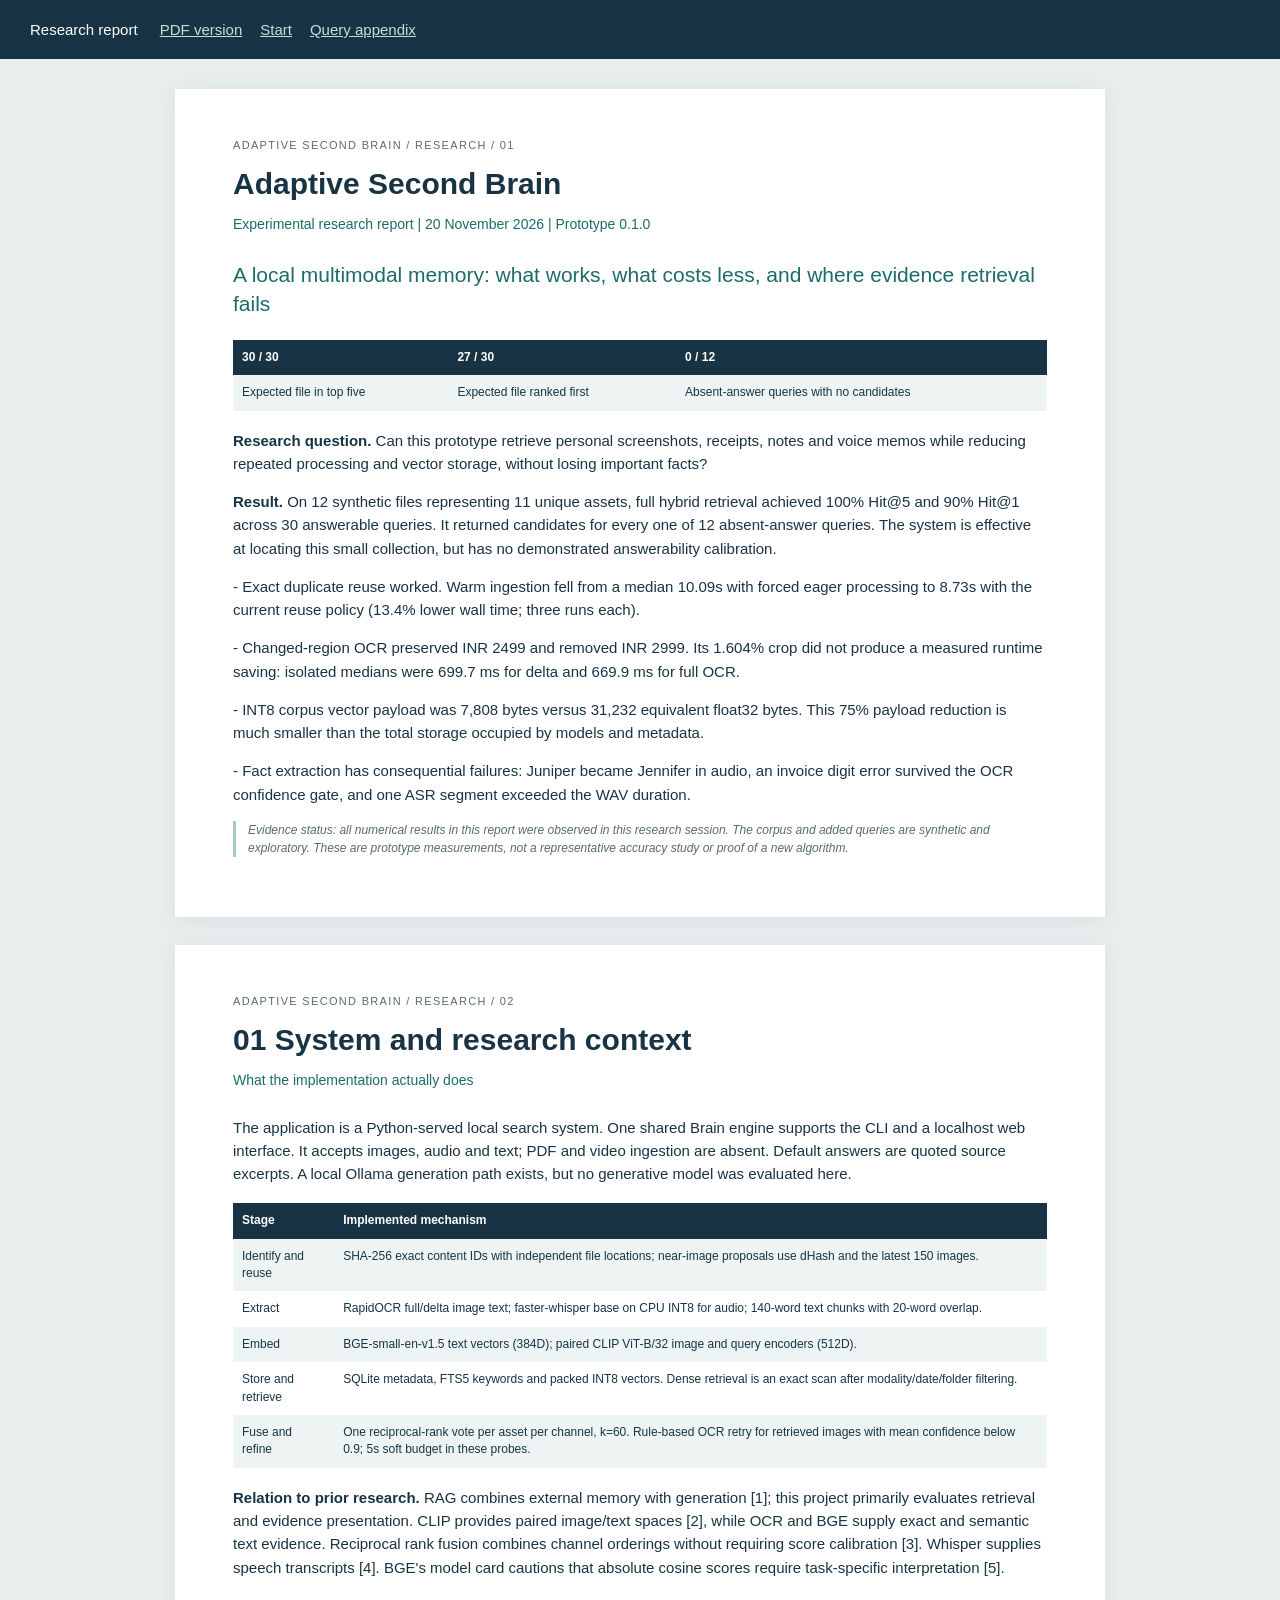
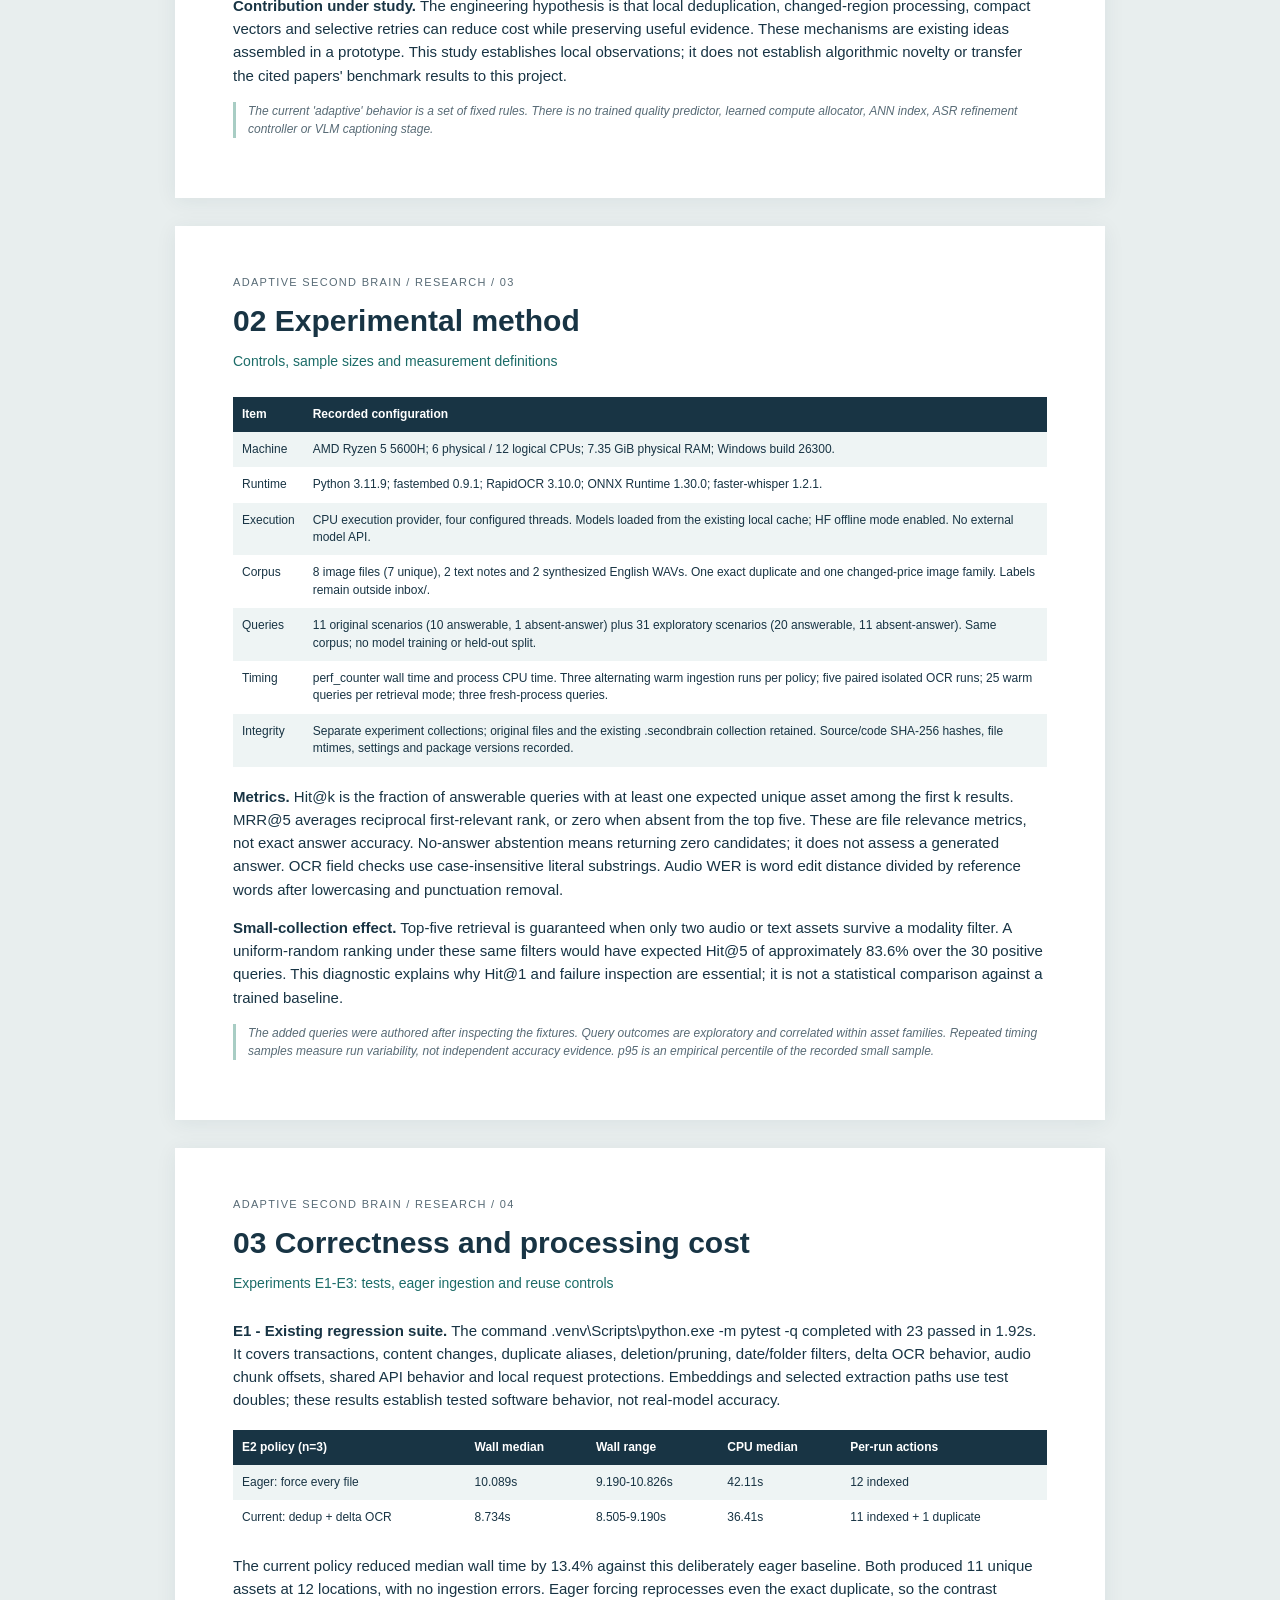
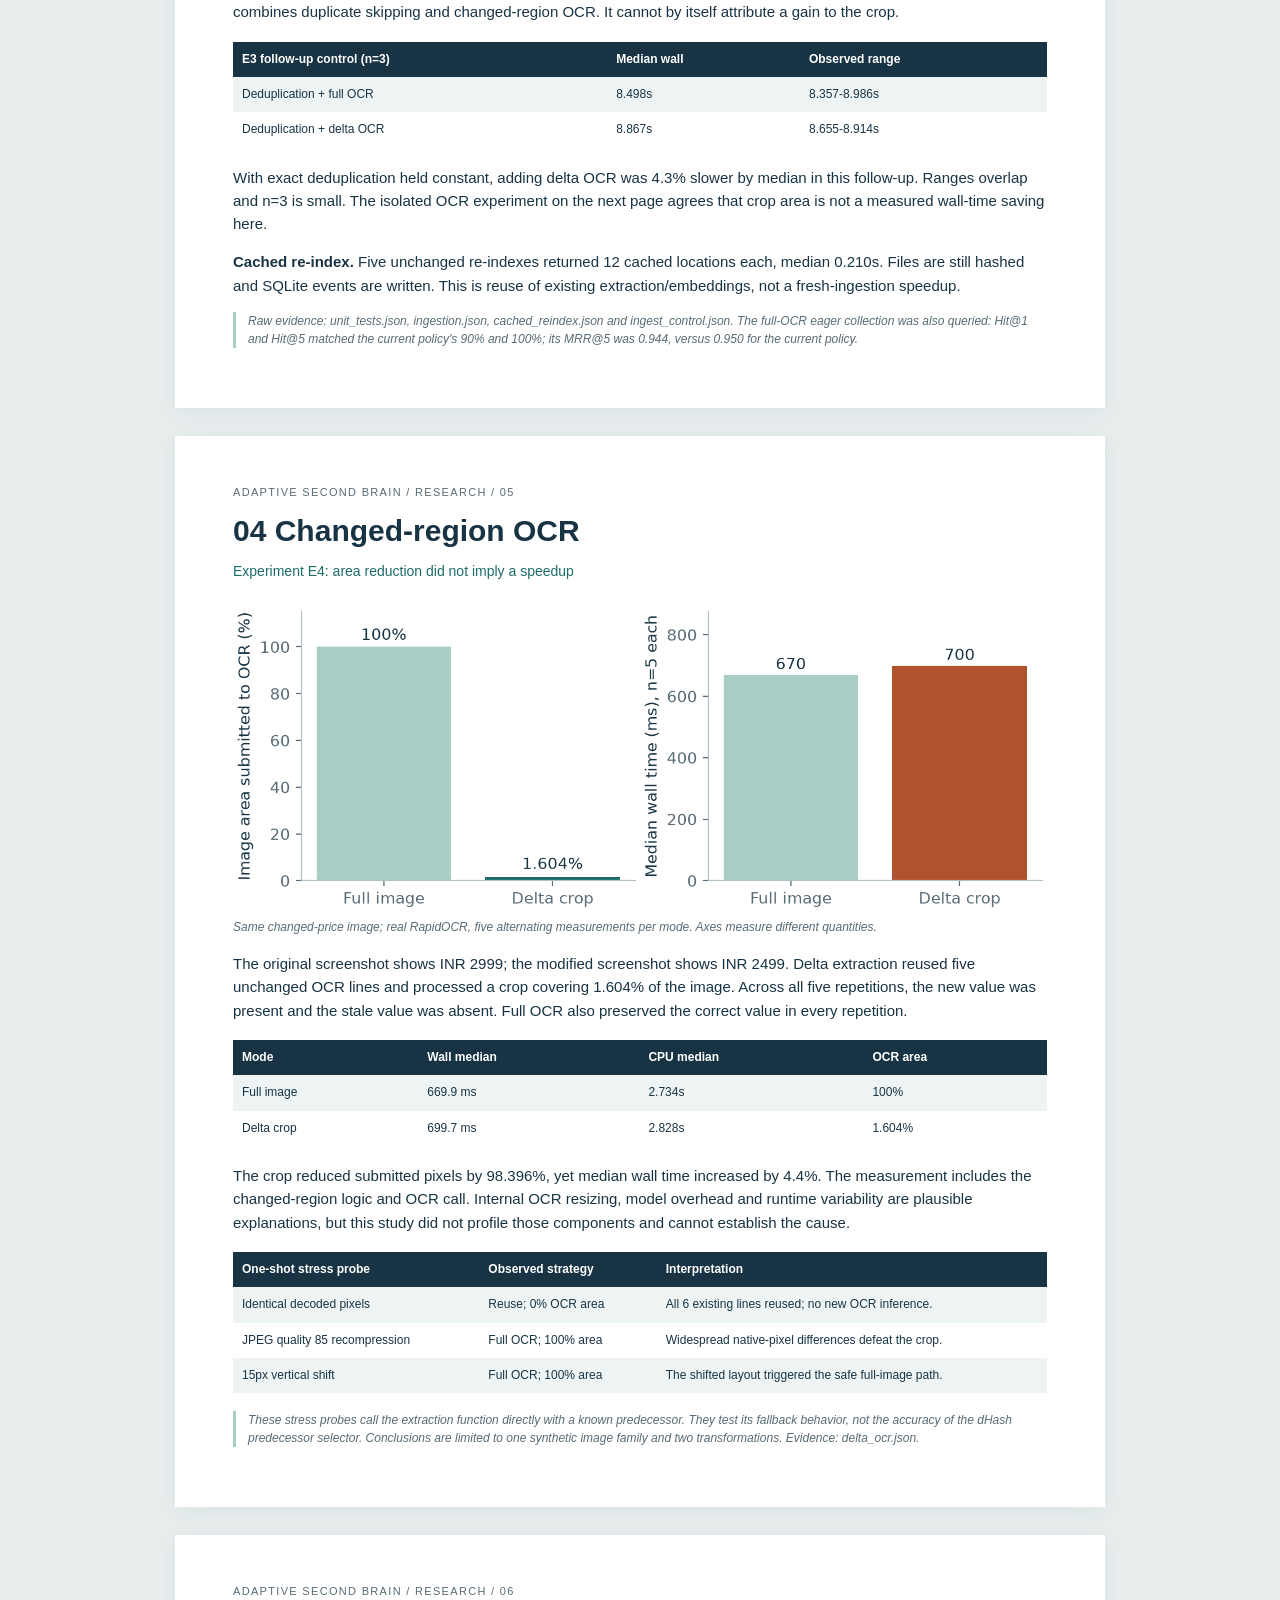
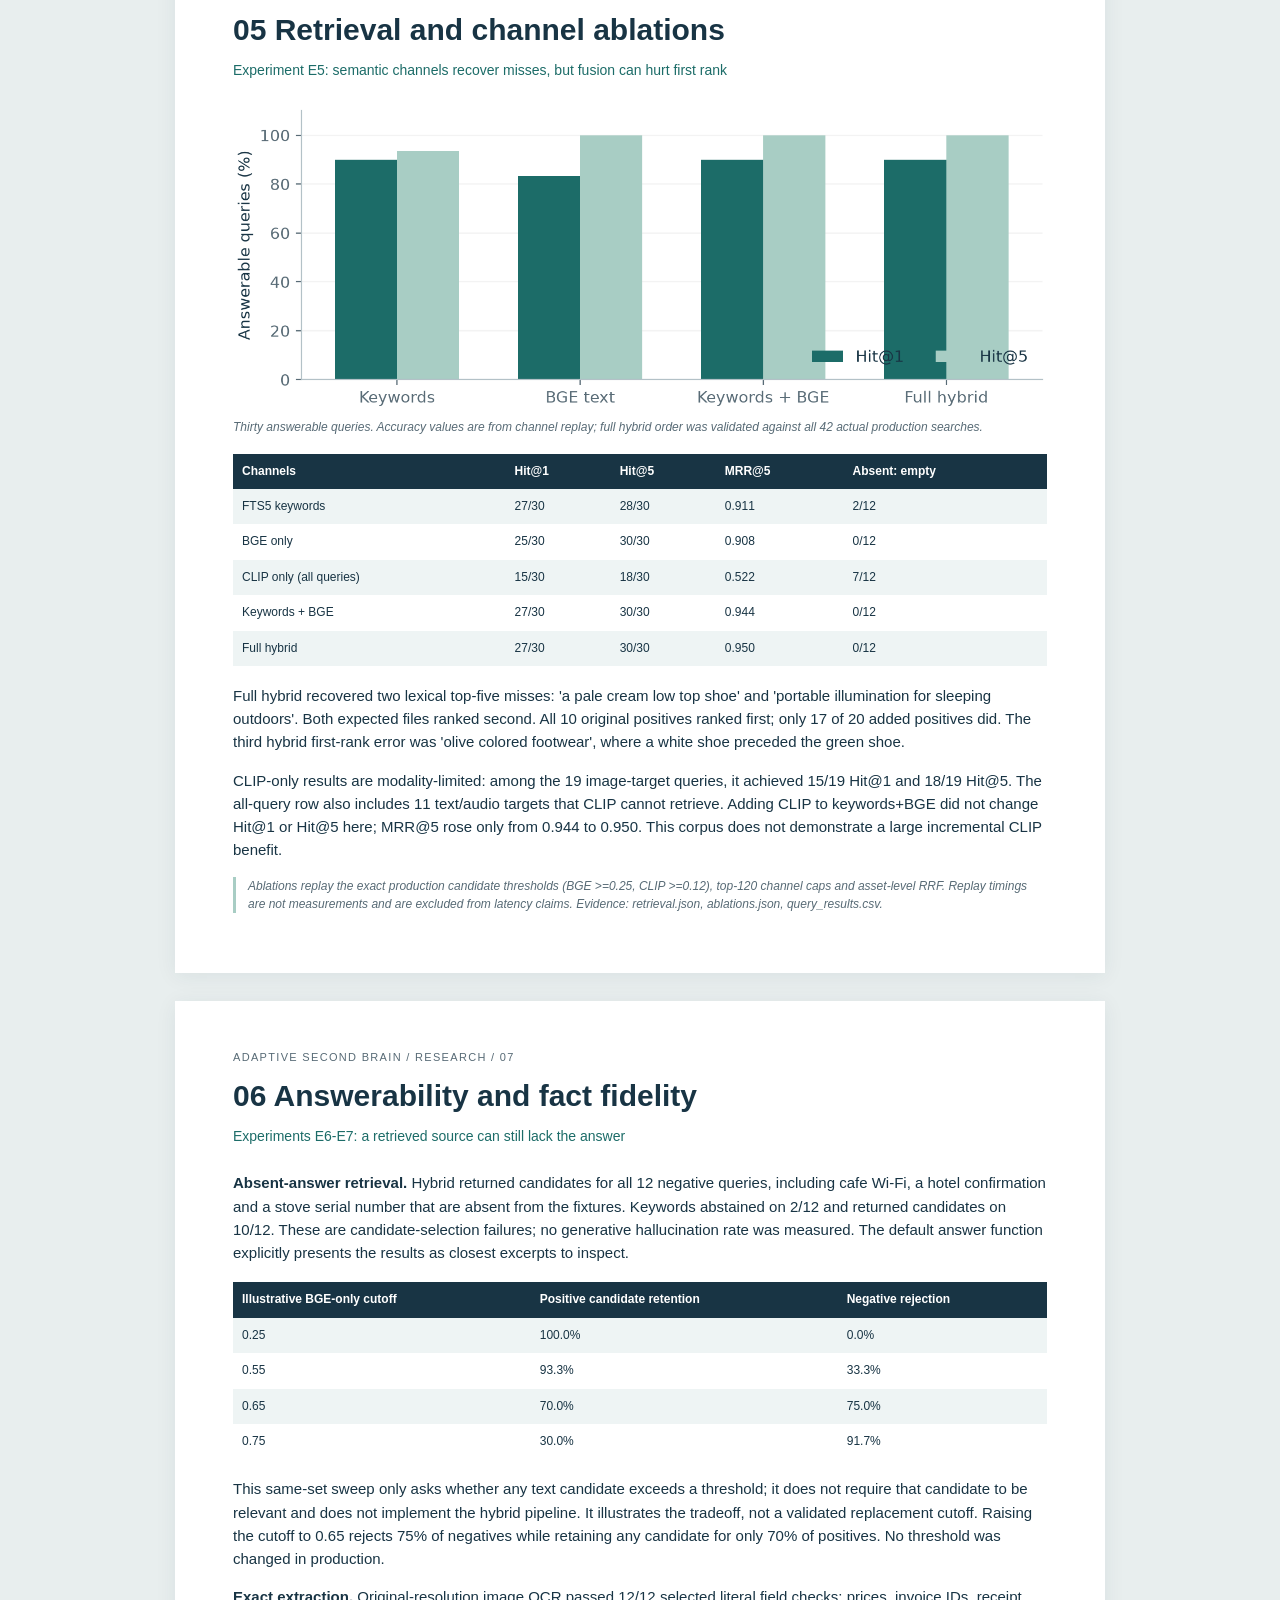
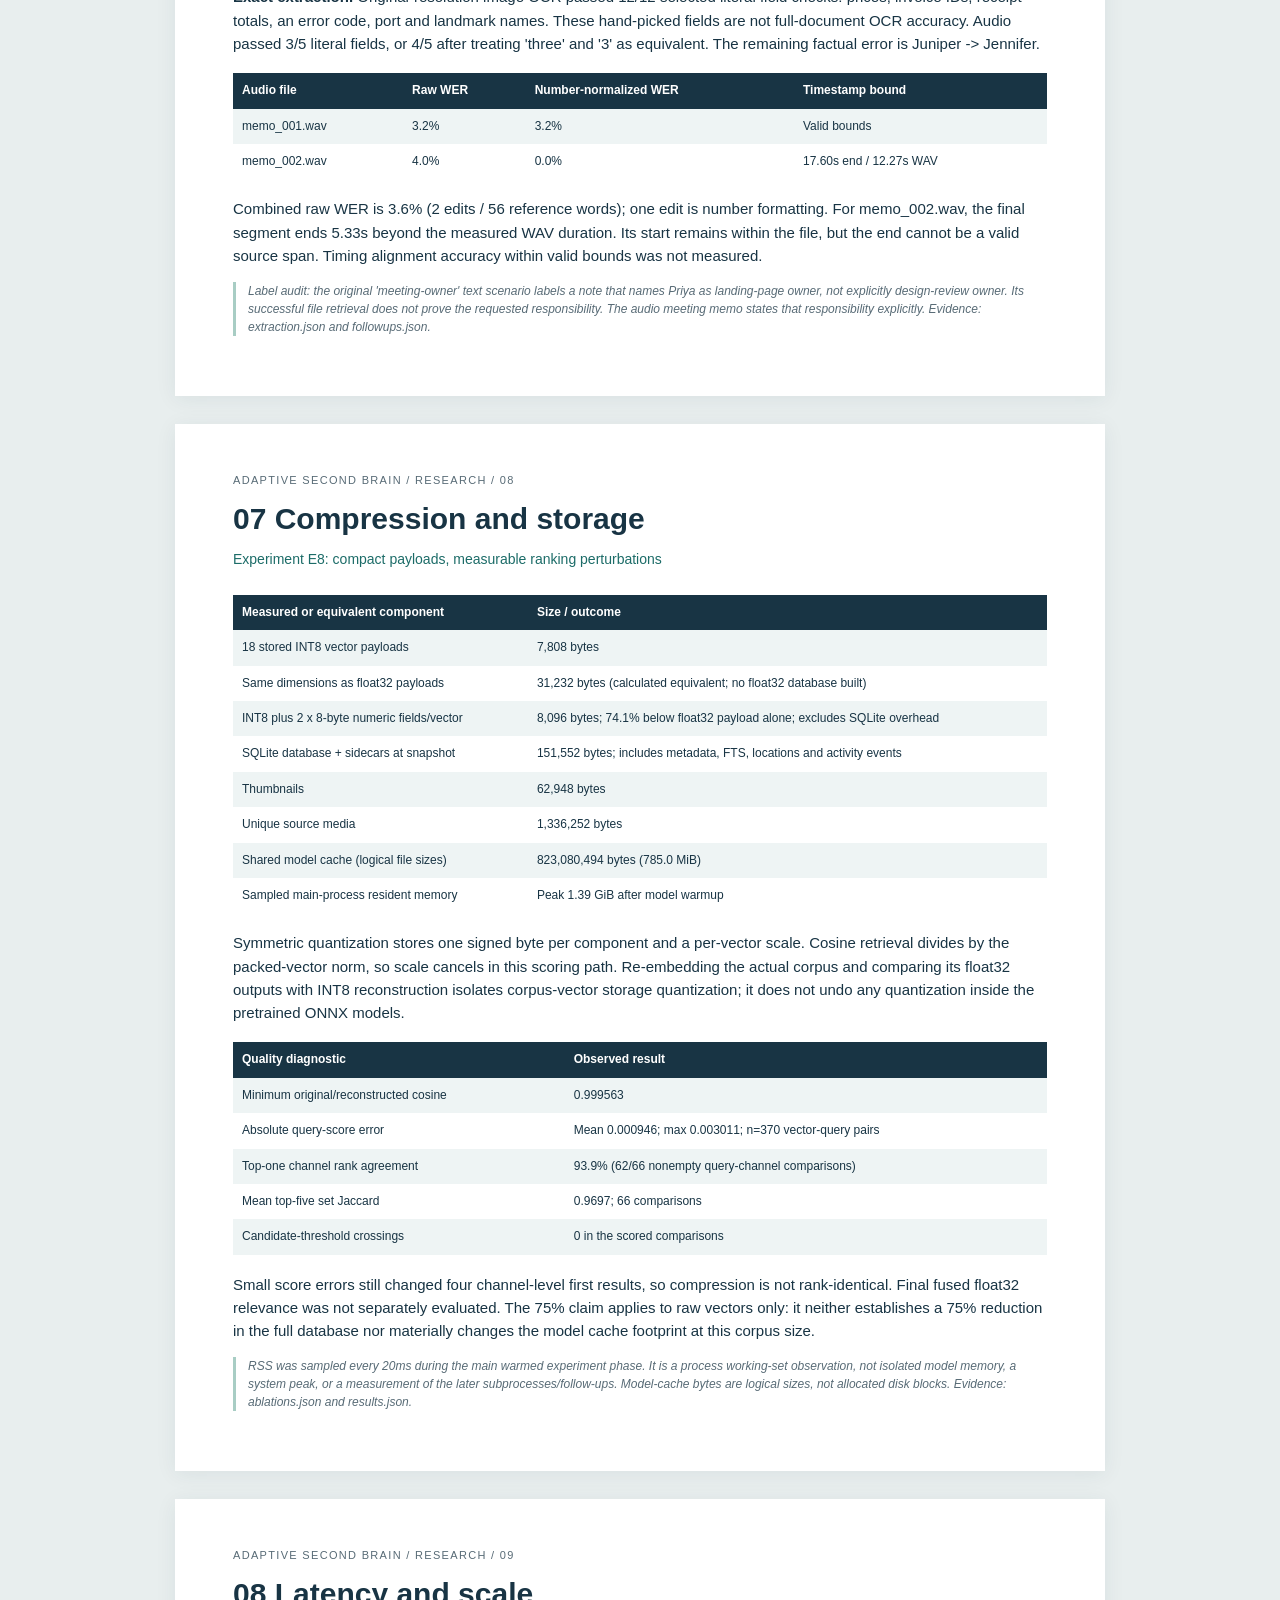
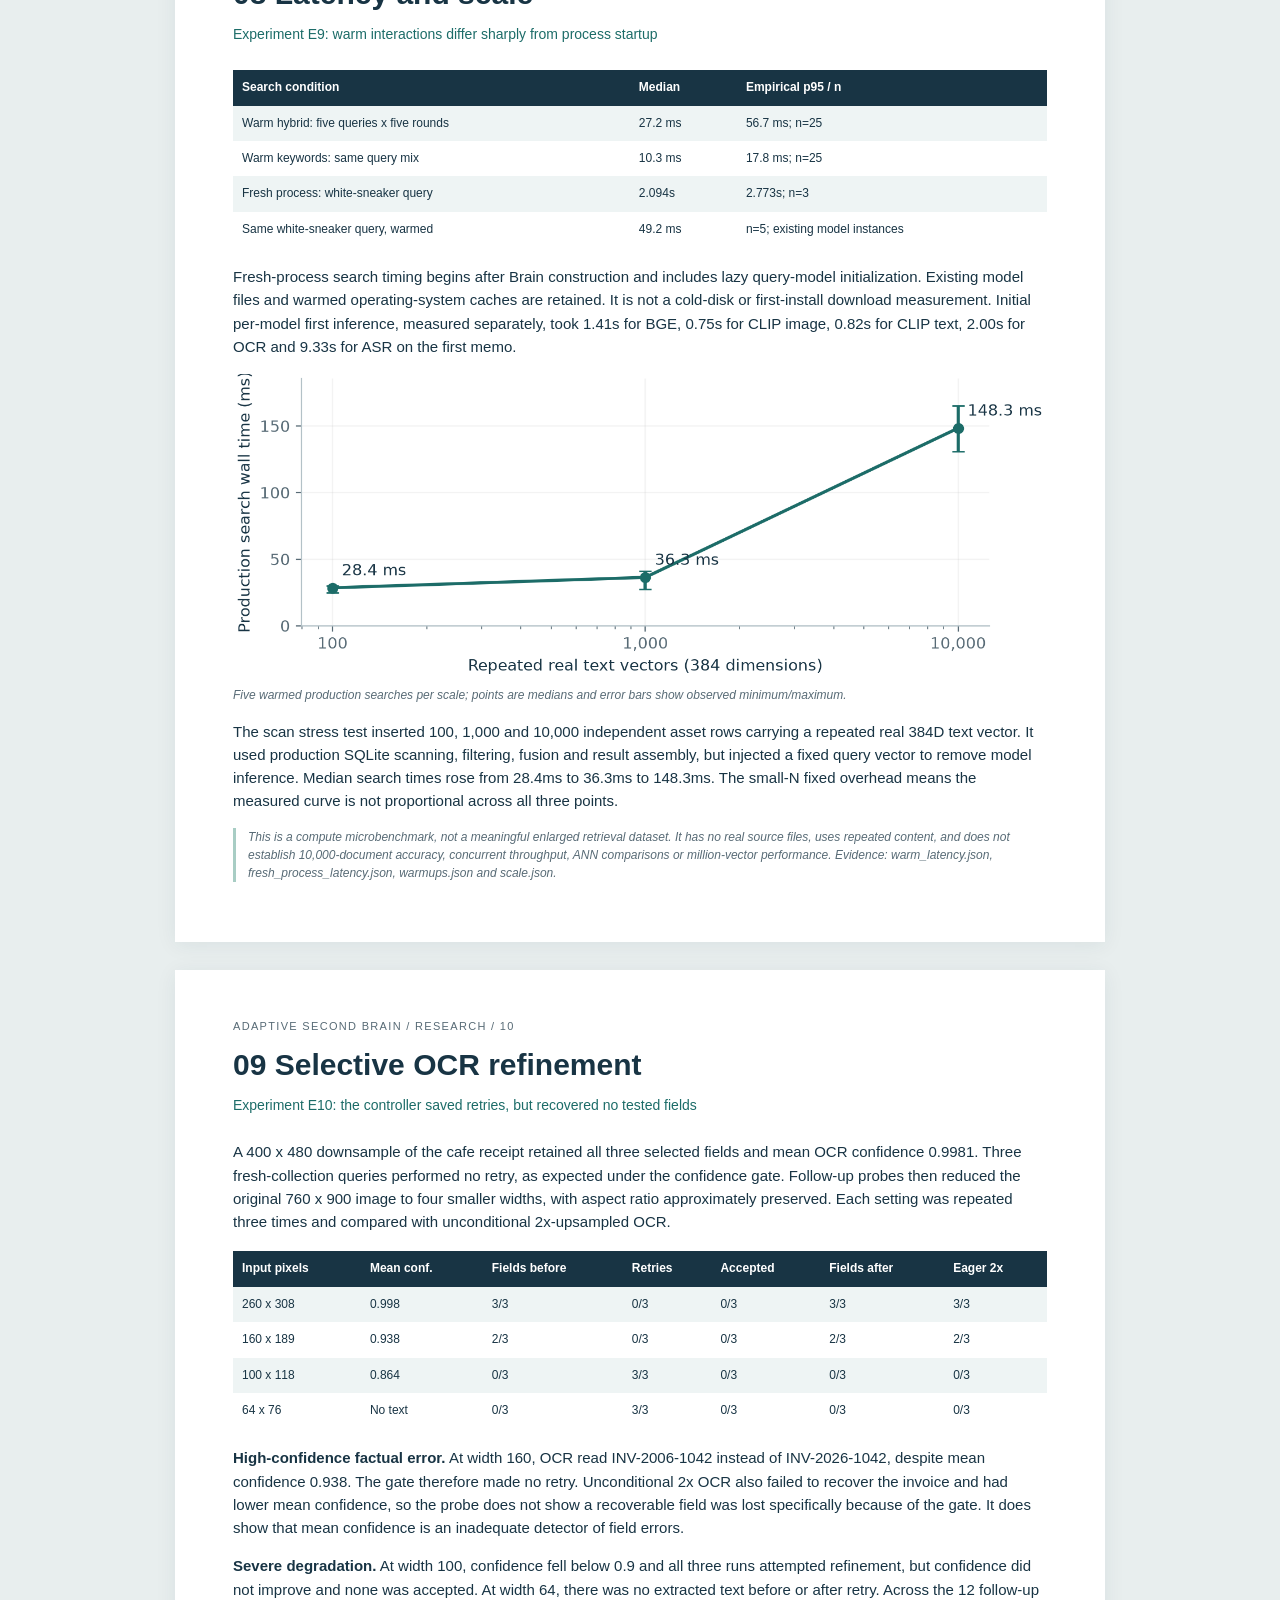
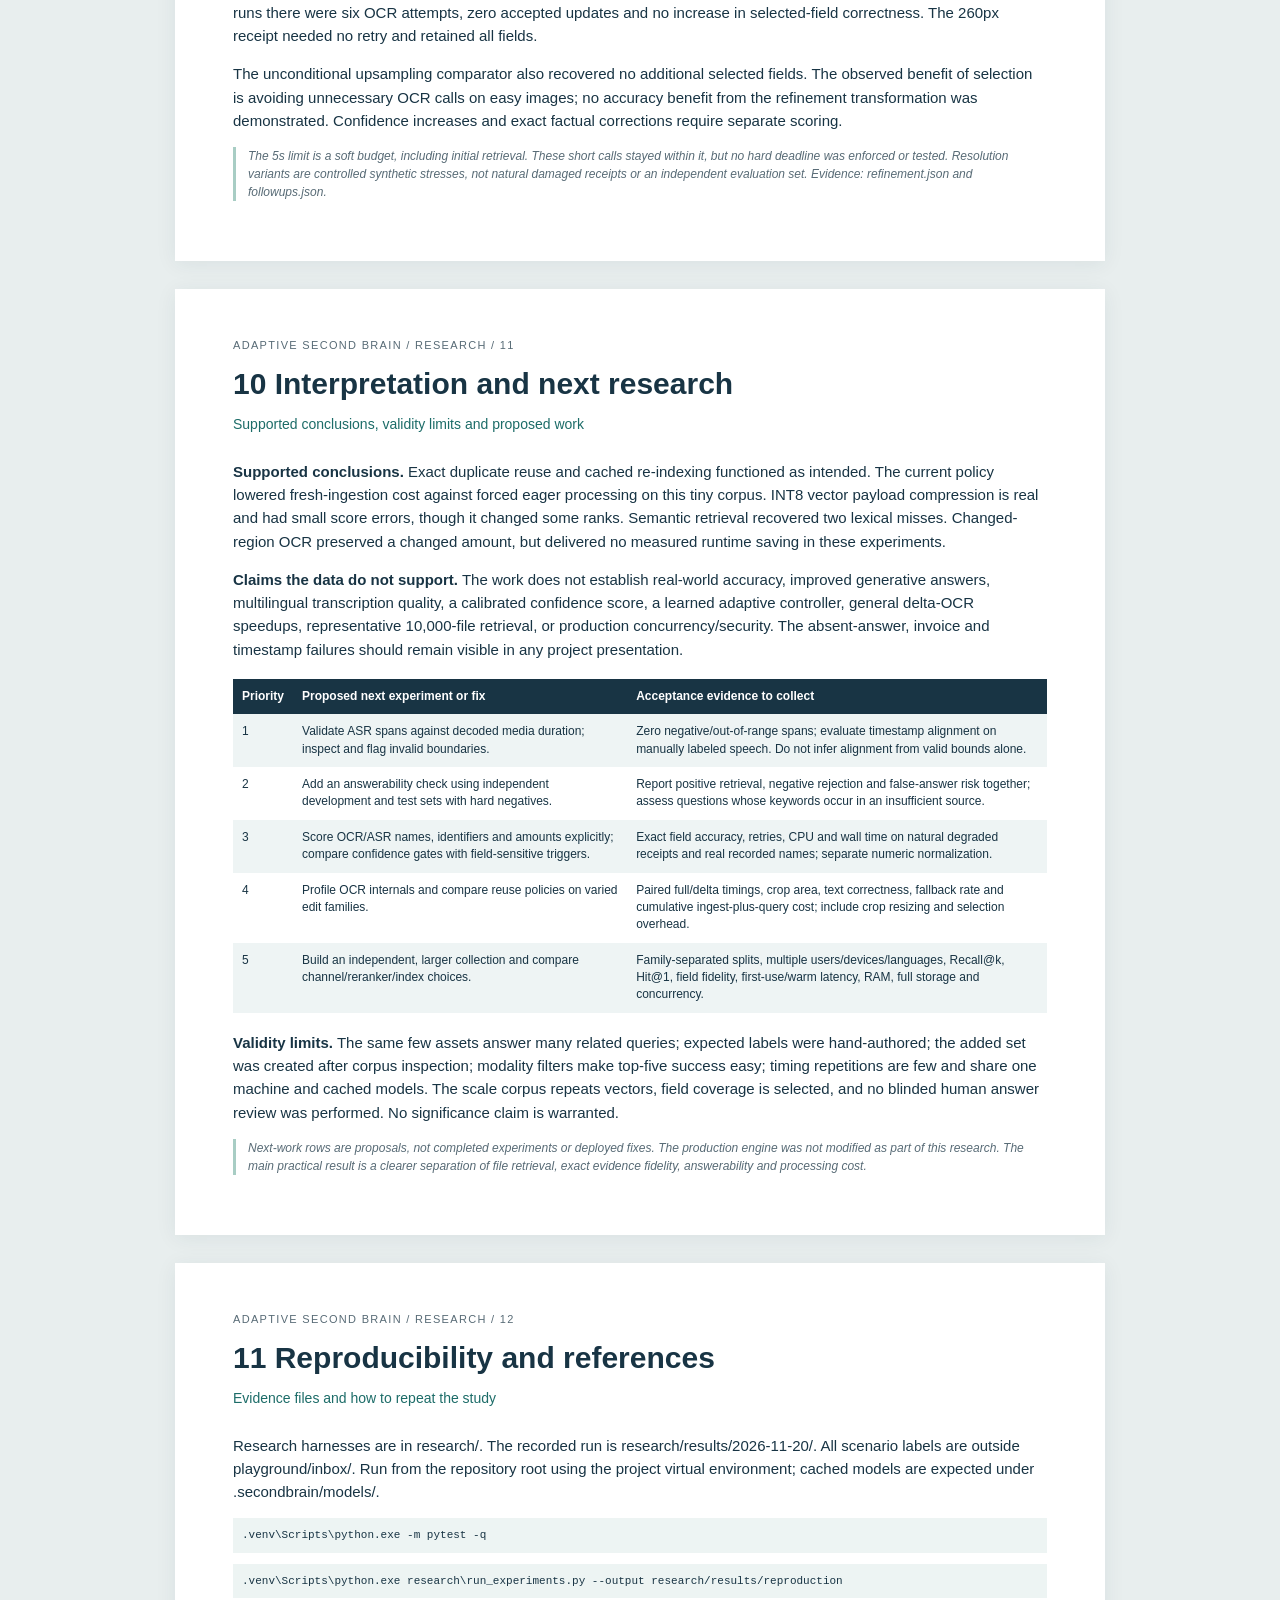
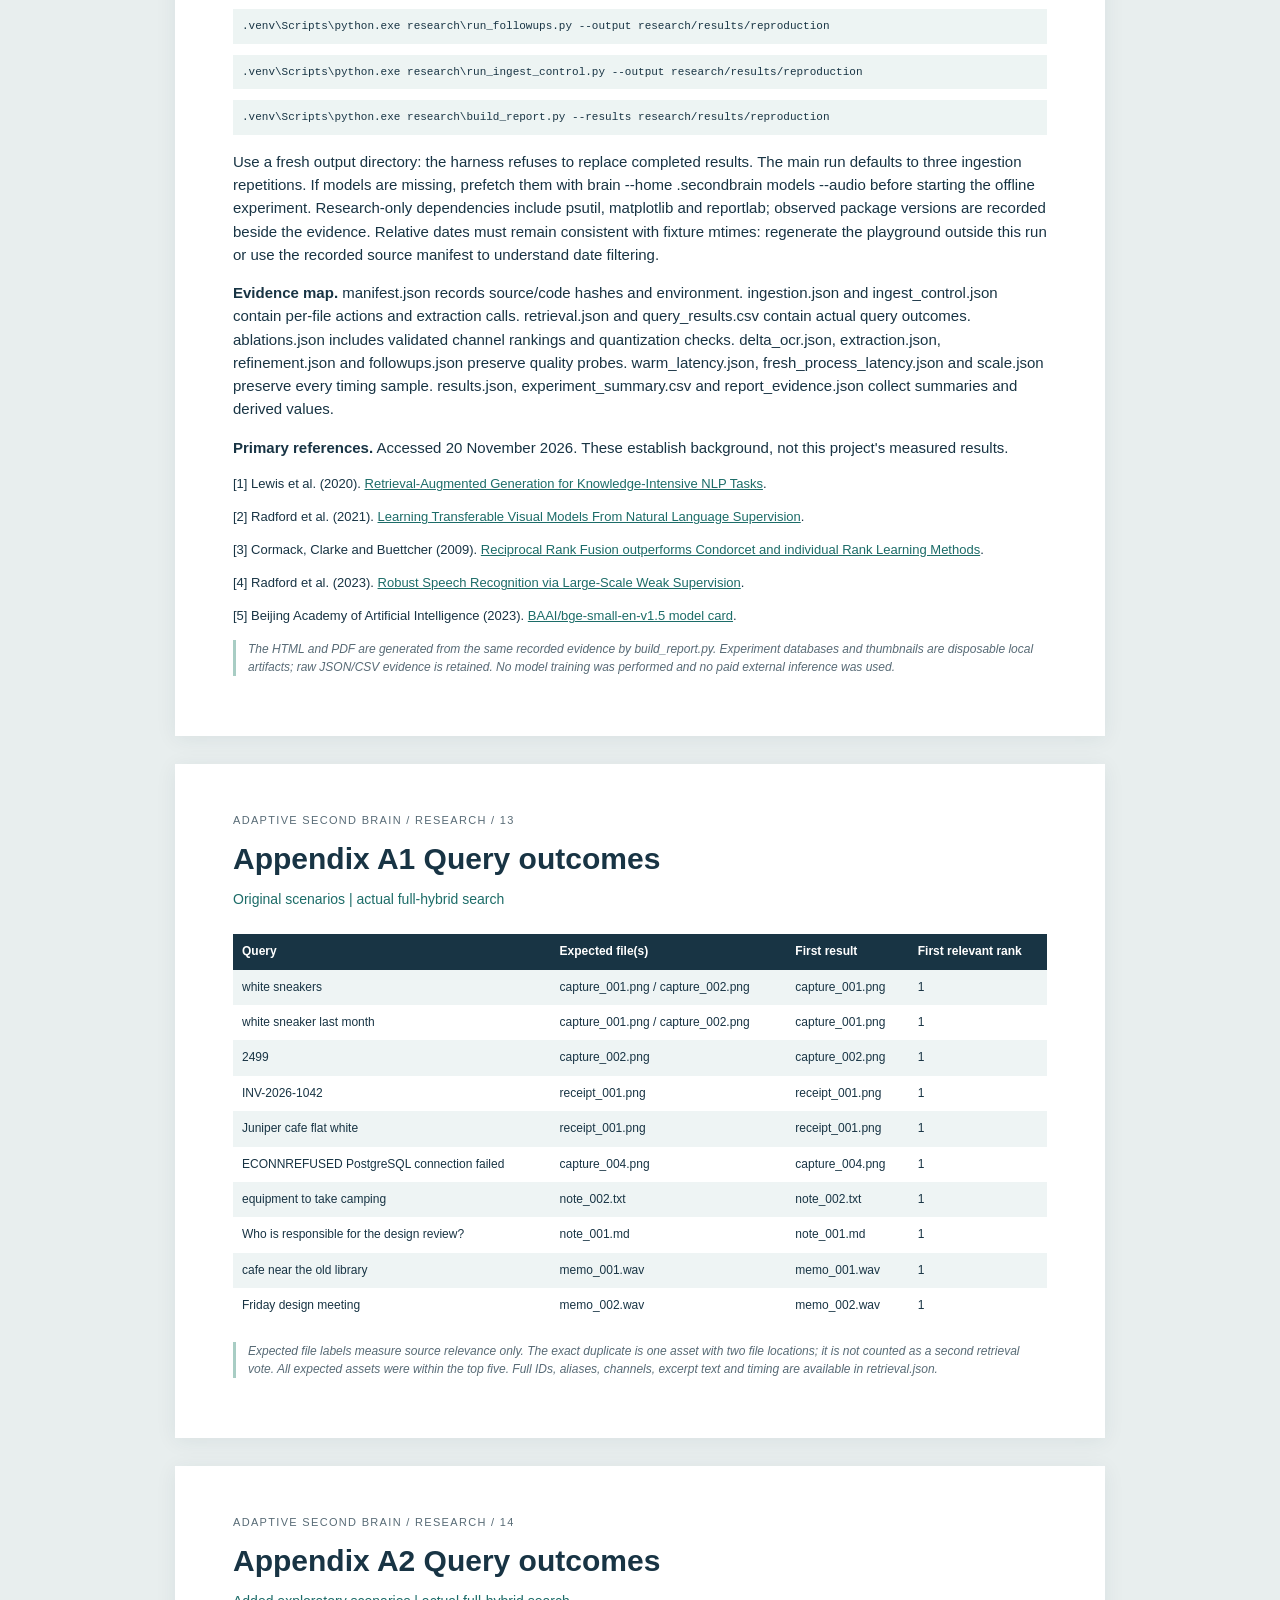
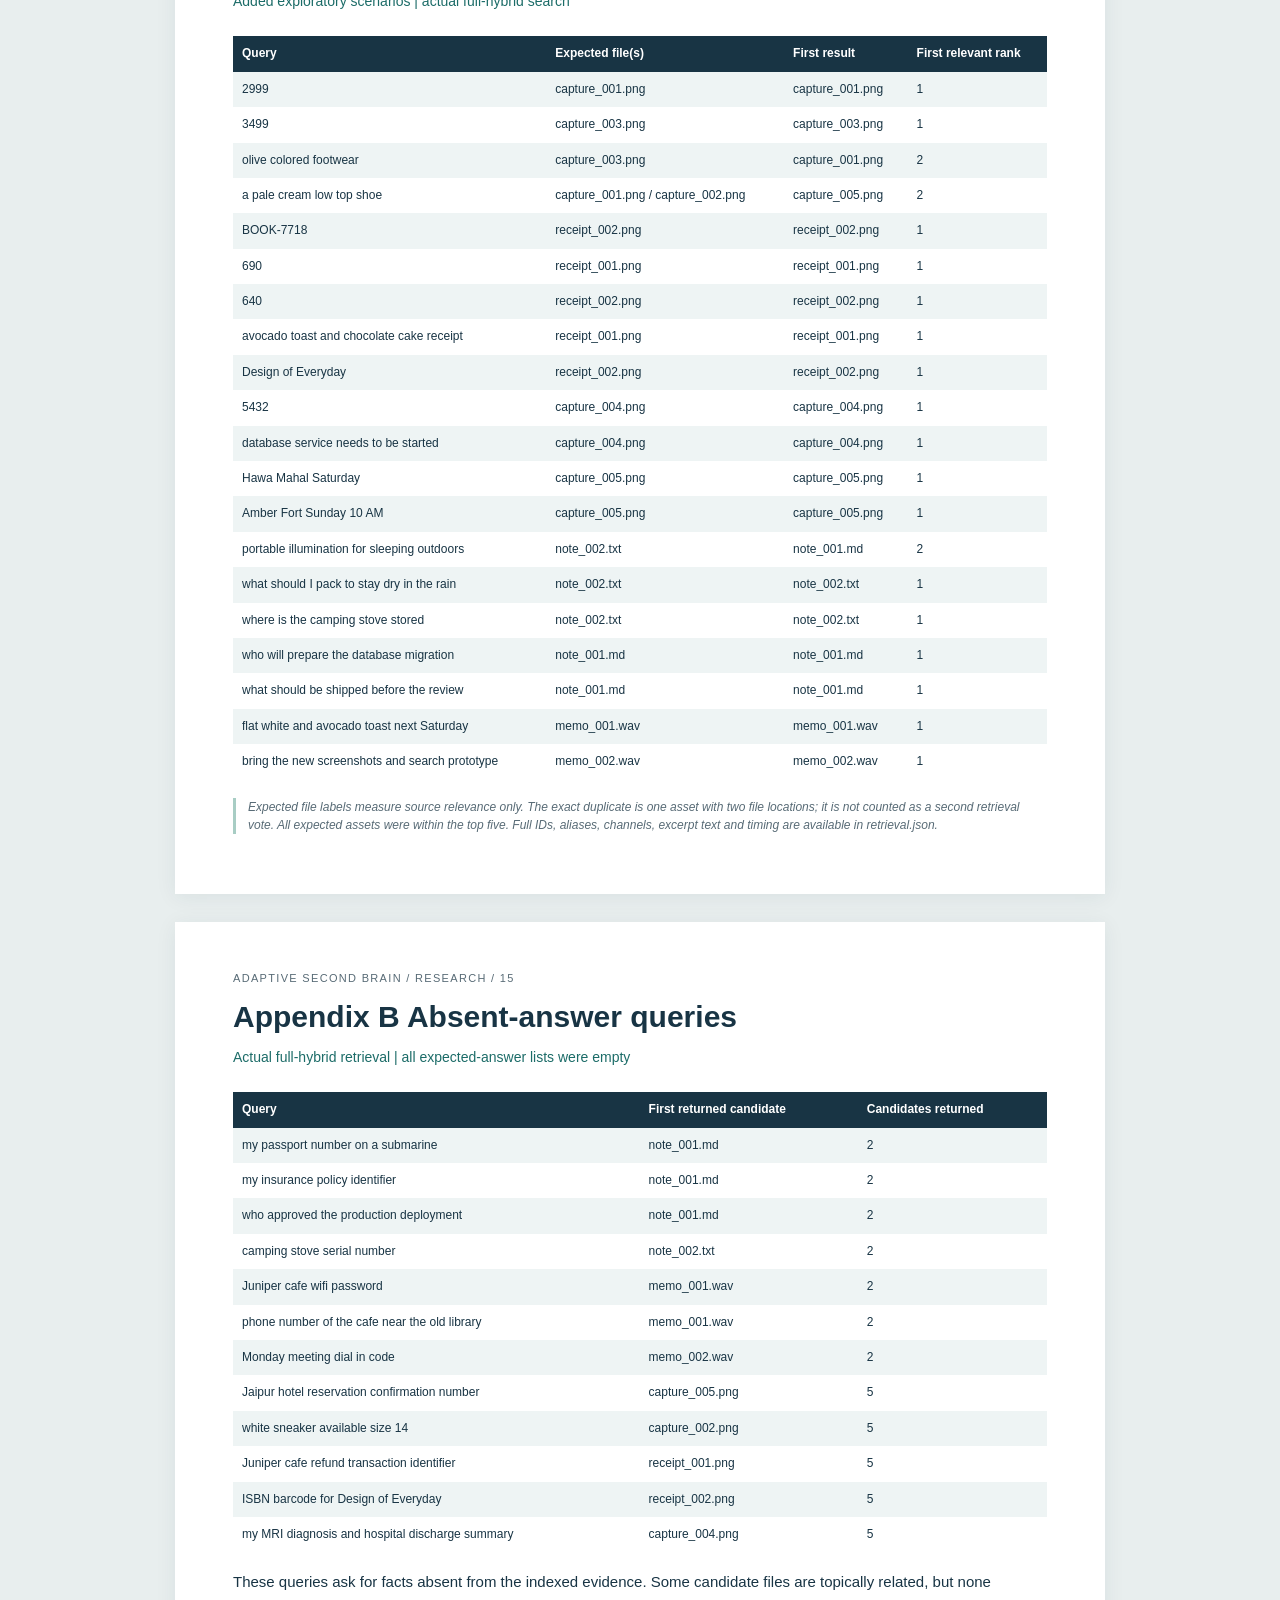
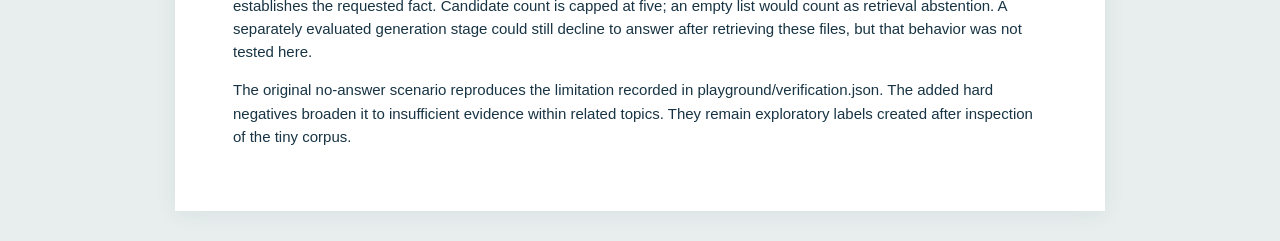
<file: output/research/report.html>
<!doctype html><html lang="en"><head><meta charset="utf-8"><meta name="viewport" content="width=device-width,initial-scale=1"><title>Adaptive Second Brain - Research Report</title><style>*{box-sizing:border-box}body{margin:0;background:#e8eeee;color:#183444;font:15px/1.55 Arial,sans-serif}nav{padding:18px 30px;background:#183444;color:white;position:sticky;top:0}nav a{color:#bde2d7;margin-left:18px}main{max-width:930px;margin:30px auto}article{background:white;padding:48px 58px;margin:0 0 28px;box-shadow:0 3px 20px #18344412}h1{font-size:30px;line-height:1.2;margin:12px 0}.folio{font-size:11px;letter-spacing:.12em;color:#586b76;text-transform:uppercase}.subtitle{color:#1c6c68;font-size:14px;margin:0 0 24px}.deck{font-size:21px;line-height:1.4;color:#1c6c68}.note,figcaption{font-size:12px;line-height:1.5;color:#586b76;font-style:italic}.note{border-left:3px solid #a8cdc4;padding-left:12px}table{width:100%;border-collapse:collapse;margin:18px 0;font-size:12px;line-height:1.45;table-layout:auto}th{text-align:left;background:#183444;color:white}th,td{vertical-align:top;padding:9px}tbody tr:nth-child(odd){background:#eef4f4}figure{margin:16px 0}img{max-width:100%;height:auto}.code{background:#edf4f3;padding:9px;font:11px/1.5 Consolas,monospace;overflow-wrap:anywhere}.reference{font-size:13px}a{color:#1c6c68}@page{size:A4;margin:14mm} @media print{body{background:white;font-size:9.3pt}nav{display:none}main{margin:0;max-width:none}article{box-shadow:none;margin:0;padding:0;break-after:page}article:last-child{break-after:auto}h1{font-size:23pt}table{font-size:8pt}tr{break-inside:avoid}.note,figcaption{font-size:8pt}.deck{font-size:14pt}.folio{display:none}}</style></head><body><nav>Research report <a href="../pdf/adaptive_secondbrain_research_report.pdf">PDF version</a><a href="#page-1">Start</a><a href="#page-13">Query appendix</a></nav><main><article id="page-1"><div class="folio">Adaptive Second Brain / Research / 01</div><h1>Adaptive Second Brain</h1><p class="subtitle">Experimental research report | 20 November 2026 | Prototype 0.1.0</p><p class="deck">A local multimodal memory: what works, what costs less, and where evidence retrieval fails</p><table><thead><tr><th>30 / 30</th><th>27 / 30</th><th>0 / 12</th></tr></thead><tbody><tr><td>Expected file in top five</td><td>Expected file ranked first</td><td>Absent-answer queries with no candidates</td></tr></tbody></table><p class="body"><b>Research question.</b> Can this prototype retrieve personal screenshots, receipts, notes and voice memos while reducing repeated processing and vector storage, without losing important facts?</p><p class="body"><b>Result.</b> On 12 synthetic files representing 11 unique assets, full hybrid retrieval achieved 100% Hit@5 and 90% Hit@1 across 30 answerable queries. It returned candidates for every one of 12 absent-answer queries. The system is effective at locating this small collection, but has no demonstrated answerability calibration.</p><p class="body">- Exact duplicate reuse worked. Warm ingestion fell from a median 10.09s with forced eager processing to 8.73s with the current reuse policy (13.4% lower wall time; three runs each).</p><p class="body">- Changed-region OCR preserved INR 2499 and removed INR 2999. Its 1.604% crop did not produce a measured runtime saving: isolated medians were 699.7 ms for delta and 669.9 ms for full OCR.</p><p class="body">- INT8 corpus vector payload was 7,808 bytes versus 31,232 equivalent float32 bytes. This 75% payload reduction is much smaller than the total storage occupied by models and metadata.</p><p class="body">- Fact extraction has consequential failures: Juniper became Jennifer in audio, an invoice digit error survived the OCR confidence gate, and one ASR segment exceeded the WAV duration.</p><p class="note">Evidence status: all numerical results in this report were observed in this research session. The corpus and added queries are synthetic and exploratory. These are prototype measurements, not a representative accuracy study or proof of a new algorithm.</p></article><article id="page-2"><div class="folio">Adaptive Second Brain / Research / 02</div><h1>01  System and research context</h1><p class="subtitle">What the implementation actually does</p><p class="body">The application is a Python-served local search system. One shared Brain engine supports the CLI and a localhost web interface. It accepts images, audio and text; PDF and video ingestion are absent. Default answers are quoted source excerpts. A local Ollama generation path exists, but no generative model was evaluated here.</p><table><thead><tr><th>Stage</th><th>Implemented mechanism</th></tr></thead><tbody><tr><td>Identify and reuse</td><td>SHA-256 exact content IDs with independent file locations; near-image proposals use dHash and the latest 150 images.</td></tr><tr><td>Extract</td><td>RapidOCR full/delta image text; faster-whisper base on CPU INT8 for audio; 140-word text chunks with 20-word overlap.</td></tr><tr><td>Embed</td><td>BGE-small-en-v1.5 text vectors (384D); paired CLIP ViT-B/32 image and query encoders (512D).</td></tr><tr><td>Store and retrieve</td><td>SQLite metadata, FTS5 keywords and packed INT8 vectors. Dense retrieval is an exact scan after modality/date/folder filtering.</td></tr><tr><td>Fuse and refine</td><td>One reciprocal-rank vote per asset per channel, k=60. Rule-based OCR retry for retrieved images with mean confidence below 0.9; 5s soft budget in these probes.</td></tr></tbody></table><p class="body"><b>Relation to prior research.</b> RAG combines external memory with generation [1]; this project primarily evaluates retrieval and evidence presentation. CLIP provides paired image/text spaces [2], while OCR and BGE supply exact and semantic text evidence. Reciprocal rank fusion combines channel orderings without requiring score calibration [3]. Whisper supplies speech transcripts [4]. BGE's model card cautions that absolute cosine scores require task-specific interpretation [5].</p><p class="body"><b>Contribution under study.</b> The engineering hypothesis is that local deduplication, changed-region processing, compact vectors and selective retries can reduce cost while preserving useful evidence. These mechanisms are existing ideas assembled in a prototype. This study establishes local observations; it does not establish algorithmic novelty or transfer the cited papers' benchmark results to this project.</p><p class="note">The current 'adaptive' behavior is a set of fixed rules. There is no trained quality predictor, learned compute allocator, ANN index, ASR refinement controller or VLM captioning stage.</p></article><article id="page-3"><div class="folio">Adaptive Second Brain / Research / 03</div><h1>02  Experimental method</h1><p class="subtitle">Controls, sample sizes and measurement definitions</p><table><thead><tr><th>Item</th><th>Recorded configuration</th></tr></thead><tbody><tr><td>Machine</td><td>AMD Ryzen 5 5600H; 6 physical / 12 logical CPUs; 7.35 GiB physical RAM; Windows build 26300.</td></tr><tr><td>Runtime</td><td>Python 3.11.9; fastembed 0.9.1; RapidOCR 3.10.0; ONNX Runtime 1.30.0; faster-whisper 1.2.1.</td></tr><tr><td>Execution</td><td>CPU execution provider, four configured threads. Models loaded from the existing local cache; HF offline mode enabled. No external model API.</td></tr><tr><td>Corpus</td><td>8 image files (7 unique), 2 text notes and 2 synthesized English WAVs. One exact duplicate and one changed-price image family. Labels remain outside inbox/.</td></tr><tr><td>Queries</td><td>11 original scenarios (10 answerable, 1 absent-answer) plus 31 exploratory scenarios (20 answerable, 11 absent-answer). Same corpus; no model training or held-out split.</td></tr><tr><td>Timing</td><td>perf_counter wall time and process CPU time. Three alternating warm ingestion runs per policy; five paired isolated OCR runs; 25 warm queries per retrieval mode; three fresh-process queries.</td></tr><tr><td>Integrity</td><td>Separate experiment collections; original files and the existing .secondbrain collection retained. Source/code SHA-256 hashes, file mtimes, settings and package versions recorded.</td></tr></tbody></table><p class="body"><b>Metrics.</b> Hit@k is the fraction of answerable queries with at least one expected unique asset among the first k results. MRR@5 averages reciprocal first-relevant rank, or zero when absent from the top five. These are file relevance metrics, not exact answer accuracy. No-answer abstention means returning zero candidates; it does not assess a generated answer. OCR field checks use case-insensitive literal substrings. Audio WER is word edit distance divided by reference words after lowercasing and punctuation removal.</p><p class="body"><b>Small-collection effect.</b> Top-five retrieval is guaranteed when only two audio or text assets survive a modality filter. A uniform-random ranking under these same filters would have expected Hit@5 of approximately 83.6% over the 30 positive queries. This diagnostic explains why Hit@1 and failure inspection are essential; it is not a statistical comparison against a trained baseline.</p><p class="note">The added queries were authored after inspecting the fixtures. Query outcomes are exploratory and correlated within asset families. Repeated timing samples measure run variability, not independent accuracy evidence. p95 is an empirical percentile of the recorded small sample.</p></article><article id="page-4"><div class="folio">Adaptive Second Brain / Research / 04</div><h1>03  Correctness and processing cost</h1><p class="subtitle">Experiments E1-E3: tests, eager ingestion and reuse controls</p><p class="body"><b>E1 - Existing regression suite.</b> The command .venv\Scripts\python.exe -m pytest -q completed with 23 passed in 1.92s. It covers transactions, content changes, duplicate aliases, deletion/pruning, date/folder filters, delta OCR behavior, audio chunk offsets, shared API behavior and local request protections. Embeddings and selected extraction paths use test doubles; these results establish tested software behavior, not real-model accuracy.</p><table><thead><tr><th>E2 policy (n=3)</th><th>Wall median</th><th>Wall range</th><th>CPU median</th><th>Per-run actions</th></tr></thead><tbody><tr><td>Eager: force every file</td><td>10.089s</td><td>9.190-10.826s</td><td>42.11s</td><td>12 indexed</td></tr><tr><td>Current: dedup + delta OCR</td><td>8.734s</td><td>8.505-9.190s</td><td>36.41s</td><td>11 indexed + 1 duplicate</td></tr></tbody></table><p class="body">The current policy reduced median wall time by 13.4% against this deliberately eager baseline. Both produced 11 unique assets at 12 locations, with no ingestion errors. Eager forcing reprocesses even the exact duplicate, so the contrast combines duplicate skipping and changed-region OCR. It cannot by itself attribute a gain to the crop.</p><table><thead><tr><th>E3 follow-up control (n=3)</th><th>Median wall</th><th>Observed range</th></tr></thead><tbody><tr><td>Deduplication + full OCR</td><td>8.498s</td><td>8.357-8.986s</td></tr><tr><td>Deduplication + delta OCR</td><td>8.867s</td><td>8.655-8.914s</td></tr></tbody></table><p class="body">With exact deduplication held constant, adding delta OCR was 4.3% slower by median in this follow-up. Ranges overlap and n=3 is small. The isolated OCR experiment on the next page agrees that crop area is not a measured wall-time saving here.</p><p class="body"><b>Cached re-index.</b> Five unchanged re-indexes returned 12 cached locations each, median 0.210s. Files are still hashed and SQLite events are written. This is reuse of existing extraction/embeddings, not a fresh-ingestion speedup.</p><p class="note">Raw evidence: unit_tests.json, ingestion.json, cached_reindex.json and ingest_control.json. The full-OCR eager collection was also queried: Hit@1 and Hit@5 matched the current policy's 90% and 100%; its MRR@5 was 0.944, versus 0.950 for the current policy.</p></article><article id="page-5"><div class="folio">Adaptive Second Brain / Research / 05</div><h1>04  Changed-region OCR</h1><p class="subtitle">Experiment E4: area reduction did not imply a speedup</p><figure><img src="figures/delta_ocr.png" alt="Same changed-price image; real RapidOCR, five alternating measurements per mode. Axes measure different quantities."><figcaption>Same changed-price image; real RapidOCR, five alternating measurements per mode. Axes measure different quantities.</figcaption></figure><p class="body">The original screenshot shows INR 2999; the modified screenshot shows INR 2499. Delta extraction reused five unchanged OCR lines and processed a crop covering 1.604% of the image. Across all five repetitions, the new value was present and the stale value was absent. Full OCR also preserved the correct value in every repetition.</p><table><thead><tr><th>Mode</th><th>Wall median</th><th>CPU median</th><th>OCR area</th></tr></thead><tbody><tr><td>Full image</td><td>669.9 ms</td><td>2.734s</td><td>100%</td></tr><tr><td>Delta crop</td><td>699.7 ms</td><td>2.828s</td><td>1.604%</td></tr></tbody></table><p class="body">The crop reduced submitted pixels by 98.396%, yet median wall time increased by 4.4%. The measurement includes the changed-region logic and OCR call. Internal OCR resizing, model overhead and runtime variability are plausible explanations, but this study did not profile those components and cannot establish the cause.</p><table><thead><tr><th>One-shot stress probe</th><th>Observed strategy</th><th>Interpretation</th></tr></thead><tbody><tr><td>Identical decoded pixels</td><td>Reuse; 0% OCR area</td><td>All 6 existing lines reused; no new OCR inference.</td></tr><tr><td>JPEG quality 85 recompression</td><td>Full OCR; 100% area</td><td>Widespread native-pixel differences defeat the crop.</td></tr><tr><td>15px vertical shift</td><td>Full OCR; 100% area</td><td>The shifted layout triggered the safe full-image path.</td></tr></tbody></table><p class="note">These stress probes call the extraction function directly with a known predecessor. They test its fallback behavior, not the accuracy of the dHash predecessor selector. Conclusions are limited to one synthetic image family and two transformations. Evidence: delta_ocr.json.</p></article><article id="page-6"><div class="folio">Adaptive Second Brain / Research / 06</div><h1>05  Retrieval and channel ablations</h1><p class="subtitle">Experiment E5: semantic channels recover misses, but fusion can hurt first rank</p><figure><img src="figures/retrieval.png" alt="Thirty answerable queries. Accuracy values are from channel replay; full hybrid order was validated against all 42 actual production searches."><figcaption>Thirty answerable queries. Accuracy values are from channel replay; full hybrid order was validated against all 42 actual production searches.</figcaption></figure><table><thead><tr><th>Channels</th><th>Hit@1</th><th>Hit@5</th><th>MRR@5</th><th>Absent: empty</th></tr></thead><tbody><tr><td>FTS5 keywords</td><td>27/30</td><td>28/30</td><td>0.911</td><td>2/12</td></tr><tr><td>BGE only</td><td>25/30</td><td>30/30</td><td>0.908</td><td>0/12</td></tr><tr><td>CLIP only (all queries)</td><td>15/30</td><td>18/30</td><td>0.522</td><td>7/12</td></tr><tr><td>Keywords + BGE</td><td>27/30</td><td>30/30</td><td>0.944</td><td>0/12</td></tr><tr><td>Full hybrid</td><td>27/30</td><td>30/30</td><td>0.950</td><td>0/12</td></tr></tbody></table><p class="body">Full hybrid recovered two lexical top-five misses: 'a pale cream low top shoe' and 'portable illumination for sleeping outdoors'. Both expected files ranked second. All 10 original positives ranked first; only 17 of 20 added positives did. The third hybrid first-rank error was 'olive colored footwear', where a white shoe preceded the green shoe.</p><p class="body">CLIP-only results are modality-limited: among the 19 image-target queries, it achieved 15/19 Hit@1 and 18/19 Hit@5. The all-query row also includes 11 text/audio targets that CLIP cannot retrieve. Adding CLIP to keywords+BGE did not change Hit@1 or Hit@5 here; MRR@5 rose only from 0.944 to 0.950. This corpus does not demonstrate a large incremental CLIP benefit.</p><p class="note">Ablations replay the exact production candidate thresholds (BGE >=0.25, CLIP >=0.12), top-120 channel caps and asset-level RRF. Replay timings are not measurements and are excluded from latency claims. Evidence: retrieval.json, ablations.json, query_results.csv.</p></article><article id="page-7"><div class="folio">Adaptive Second Brain / Research / 07</div><h1>06  Answerability and fact fidelity</h1><p class="subtitle">Experiments E6-E7: a retrieved source can still lack the answer</p><p class="body"><b>Absent-answer retrieval.</b> Hybrid returned candidates for all 12 negative queries, including cafe Wi-Fi, a hotel confirmation and a stove serial number that are absent from the fixtures. Keywords abstained on 2/12 and returned candidates on 10/12. These are candidate-selection failures; no generative hallucination rate was measured. The default answer function explicitly presents the results as closest excerpts to inspect.</p><table><thead><tr><th>Illustrative BGE-only cutoff</th><th>Positive candidate retention</th><th>Negative rejection</th></tr></thead><tbody><tr><td>0.25</td><td>100.0%</td><td>0.0%</td></tr><tr><td>0.55</td><td>93.3%</td><td>33.3%</td></tr><tr><td>0.65</td><td>70.0%</td><td>75.0%</td></tr><tr><td>0.75</td><td>30.0%</td><td>91.7%</td></tr></tbody></table><p class="body">This same-set sweep only asks whether any text candidate exceeds a threshold; it does not require that candidate to be relevant and does not implement the hybrid pipeline. It illustrates the tradeoff, not a validated replacement cutoff. Raising the cutoff to 0.65 rejects 75% of negatives while retaining any candidate for only 70% of positives. No threshold was changed in production.</p><p class="body"><b>Exact extraction.</b> Original-resolution image OCR passed 12/12 selected literal field checks: prices, invoice IDs, receipt totals, an error code, port and landmark names. These hand-picked fields are not full-document OCR accuracy. Audio passed 3/5 literal fields, or 4/5 after treating 'three' and '3' as equivalent. The remaining factual error is Juniper -> Jennifer.</p><table><thead><tr><th>Audio file</th><th>Raw WER</th><th>Number-normalized WER</th><th>Timestamp bound</th></tr></thead><tbody><tr><td>memo_001.wav</td><td>3.2%</td><td>3.2%</td><td>Valid bounds</td></tr><tr><td>memo_002.wav</td><td>4.0%</td><td>0.0%</td><td>17.60s end / 12.27s WAV</td></tr></tbody></table><p class="body">Combined raw WER is 3.6% (2 edits / 56 reference words); one edit is number formatting. For memo_002.wav, the final segment ends 5.33s beyond the measured WAV duration. Its start remains within the file, but the end cannot be a valid source span. Timing alignment accuracy within valid bounds was not measured.</p><p class="note">Label audit: the original 'meeting-owner' text scenario labels a note that names Priya as landing-page owner, not explicitly design-review owner. Its successful file retrieval does not prove the requested responsibility. The audio meeting memo states that responsibility explicitly. Evidence: extraction.json and followups.json.</p></article><article id="page-8"><div class="folio">Adaptive Second Brain / Research / 08</div><h1>07  Compression and storage</h1><p class="subtitle">Experiment E8: compact payloads, measurable ranking perturbations</p><table><thead><tr><th>Measured or equivalent component</th><th>Size / outcome</th></tr></thead><tbody><tr><td>18 stored INT8 vector payloads</td><td>7,808 bytes</td></tr><tr><td>Same dimensions as float32 payloads</td><td>31,232 bytes (calculated equivalent; no float32 database built)</td></tr><tr><td>INT8 plus 2 x 8-byte numeric fields/vector</td><td>8,096 bytes; 74.1% below float32 payload alone; excludes SQLite overhead</td></tr><tr><td>SQLite database + sidecars at snapshot</td><td>151,552 bytes; includes metadata, FTS, locations and activity events</td></tr><tr><td>Thumbnails</td><td>62,948 bytes</td></tr><tr><td>Unique source media</td><td>1,336,252 bytes</td></tr><tr><td>Shared model cache (logical file sizes)</td><td>823,080,494 bytes (785.0 MiB)</td></tr><tr><td>Sampled main-process resident memory</td><td>Peak 1.39 GiB after model warmup</td></tr></tbody></table><p class="body">Symmetric quantization stores one signed byte per component and a per-vector scale. Cosine retrieval divides by the packed-vector norm, so scale cancels in this scoring path. Re-embedding the actual corpus and comparing its float32 outputs with INT8 reconstruction isolates corpus-vector storage quantization; it does not undo any quantization inside the pretrained ONNX models.</p><table><thead><tr><th>Quality diagnostic</th><th>Observed result</th></tr></thead><tbody><tr><td>Minimum original/reconstructed cosine</td><td>0.999563</td></tr><tr><td>Absolute query-score error</td><td>Mean 0.000946; max 0.003011; n=370 vector-query pairs</td></tr><tr><td>Top-one channel rank agreement</td><td>93.9% (62/66 nonempty query-channel comparisons)</td></tr><tr><td>Mean top-five set Jaccard</td><td>0.9697; 66 comparisons</td></tr><tr><td>Candidate-threshold crossings</td><td>0 in the scored comparisons</td></tr></tbody></table><p class="body">Small score errors still changed four channel-level first results, so compression is not rank-identical. Final fused float32 relevance was not separately evaluated. The 75% claim applies to raw vectors only: it neither establishes a 75% reduction in the full database nor materially changes the model cache footprint at this corpus size.</p><p class="note">RSS was sampled every 20ms during the main warmed experiment phase. It is a process working-set observation, not isolated model memory, a system peak, or a measurement of the later subprocesses/follow-ups. Model-cache bytes are logical sizes, not allocated disk blocks. Evidence: ablations.json and results.json.</p></article><article id="page-9"><div class="folio">Adaptive Second Brain / Research / 09</div><h1>08  Latency and scale</h1><p class="subtitle">Experiment E9: warm interactions differ sharply from process startup</p><table><thead><tr><th>Search condition</th><th>Median</th><th>Empirical p95 / n</th></tr></thead><tbody><tr><td>Warm hybrid: five queries x five rounds</td><td>27.2 ms</td><td>56.7 ms; n=25</td></tr><tr><td>Warm keywords: same query mix</td><td>10.3 ms</td><td>17.8 ms; n=25</td></tr><tr><td>Fresh process: white-sneaker query</td><td>2.094s</td><td>2.773s; n=3</td></tr><tr><td>Same white-sneaker query, warmed</td><td>49.2 ms</td><td>n=5; existing model instances</td></tr></tbody></table><p class="body">Fresh-process search timing begins after Brain construction and includes lazy query-model initialization. Existing model files and warmed operating-system caches are retained. It is not a cold-disk or first-install download measurement. Initial per-model first inference, measured separately, took 1.41s for BGE, 0.75s for CLIP image, 0.82s for CLIP text, 2.00s for OCR and 9.33s for ASR on the first memo.</p><figure><img src="figures/scale.png" alt="Five warmed production searches per scale; points are medians and error bars show observed minimum/maximum."><figcaption>Five warmed production searches per scale; points are medians and error bars show observed minimum/maximum.</figcaption></figure><p class="body">The scan stress test inserted 100, 1,000 and 10,000 independent asset rows carrying a repeated real 384D text vector. It used production SQLite scanning, filtering, fusion and result assembly, but injected a fixed query vector to remove model inference. Median search times rose from 28.4ms to 36.3ms to 148.3ms. The small-N fixed overhead means the measured curve is not proportional across all three points.</p><p class="note">This is a compute microbenchmark, not a meaningful enlarged retrieval dataset. It has no real source files, uses repeated content, and does not establish 10,000-document accuracy, concurrent throughput, ANN comparisons or million-vector performance. Evidence: warm_latency.json, fresh_process_latency.json, warmups.json and scale.json.</p></article><article id="page-10"><div class="folio">Adaptive Second Brain / Research / 10</div><h1>09  Selective OCR refinement</h1><p class="subtitle">Experiment E10: the controller saved retries, but recovered no tested fields</p><p class="body">A 400 x 480 downsample of the cafe receipt retained all three selected fields and mean OCR confidence 0.9981. Three fresh-collection queries performed no retry, as expected under the confidence gate. Follow-up probes then reduced the original 760 x 900 image to four smaller widths, with aspect ratio approximately preserved. Each setting was repeated three times and compared with unconditional 2x-upsampled OCR.</p><table><thead><tr><th>Input pixels</th><th>Mean conf.</th><th>Fields before</th><th>Retries</th><th>Accepted</th><th>Fields after</th><th>Eager 2x</th></tr></thead><tbody><tr><td>260 x 308</td><td>0.998</td><td>3/3</td><td>0/3</td><td>0/3</td><td>3/3</td><td>3/3</td></tr><tr><td>160 x 189</td><td>0.938</td><td>2/3</td><td>0/3</td><td>0/3</td><td>2/3</td><td>2/3</td></tr><tr><td>100 x 118</td><td>0.864</td><td>0/3</td><td>3/3</td><td>0/3</td><td>0/3</td><td>0/3</td></tr><tr><td>64 x 76</td><td>No text</td><td>0/3</td><td>3/3</td><td>0/3</td><td>0/3</td><td>0/3</td></tr></tbody></table><p class="body"><b>High-confidence factual error.</b> At width 160, OCR read INV-2006-1042 instead of INV-2026-1042, despite mean confidence 0.938. The gate therefore made no retry. Unconditional 2x OCR also failed to recover the invoice and had lower mean confidence, so the probe does not show a recoverable field was lost specifically because of the gate. It does show that mean confidence is an inadequate detector of field errors.</p><p class="body"><b>Severe degradation.</b> At width 100, confidence fell below 0.9 and all three runs attempted refinement, but confidence did not improve and none was accepted. At width 64, there was no extracted text before or after retry. Across the 12 follow-up runs there were six OCR attempts, zero accepted updates and no increase in selected-field correctness. The 260px receipt needed no retry and retained all fields.</p><p class="body">The unconditional upsampling comparator also recovered no additional selected fields. The observed benefit of selection is avoiding unnecessary OCR calls on easy images; no accuracy benefit from the refinement transformation was demonstrated. Confidence increases and exact factual corrections require separate scoring.</p><p class="note">The 5s limit is a soft budget, including initial retrieval. These short calls stayed within it, but no hard deadline was enforced or tested. Resolution variants are controlled synthetic stresses, not natural damaged receipts or an independent evaluation set. Evidence: refinement.json and followups.json.</p></article><article id="page-11"><div class="folio">Adaptive Second Brain / Research / 11</div><h1>10  Interpretation and next research</h1><p class="subtitle">Supported conclusions, validity limits and proposed work</p><p class="body"><b>Supported conclusions.</b> Exact duplicate reuse and cached re-indexing functioned as intended. The current policy lowered fresh-ingestion cost against forced eager processing on this tiny corpus. INT8 vector payload compression is real and had small score errors, though it changed some ranks. Semantic retrieval recovered two lexical misses. Changed-region OCR preserved a changed amount, but delivered no measured runtime saving in these experiments.</p><p class="body"><b>Claims the data do not support.</b> The work does not establish real-world accuracy, improved generative answers, multilingual transcription quality, a calibrated confidence score, a learned adaptive controller, general delta-OCR speedups, representative 10,000-file retrieval, or production concurrency/security. The absent-answer, invoice and timestamp failures should remain visible in any project presentation.</p><table><thead><tr><th>Priority</th><th>Proposed next experiment or fix</th><th>Acceptance evidence to collect</th></tr></thead><tbody><tr><td>1</td><td>Validate ASR spans against decoded media duration; inspect and flag invalid boundaries.</td><td>Zero negative/out-of-range spans; evaluate timestamp alignment on manually labeled speech. Do not infer alignment from valid bounds alone.</td></tr><tr><td>2</td><td>Add an answerability check using independent development and test sets with hard negatives.</td><td>Report positive retrieval, negative rejection and false-answer risk together; assess questions whose keywords occur in an insufficient source.</td></tr><tr><td>3</td><td>Score OCR/ASR names, identifiers and amounts explicitly; compare confidence gates with field-sensitive triggers.</td><td>Exact field accuracy, retries, CPU and wall time on natural degraded receipts and real recorded names; separate numeric normalization.</td></tr><tr><td>4</td><td>Profile OCR internals and compare reuse policies on varied edit families.</td><td>Paired full/delta timings, crop area, text correctness, fallback rate and cumulative ingest-plus-query cost; include crop resizing and selection overhead.</td></tr><tr><td>5</td><td>Build an independent, larger collection and compare channel/reranker/index choices.</td><td>Family-separated splits, multiple users/devices/languages, Recall@k, Hit@1, field fidelity, first-use/warm latency, RAM, full storage and concurrency.</td></tr></tbody></table><p class="body"><b>Validity limits.</b> The same few assets answer many related queries; expected labels were hand-authored; the added set was created after corpus inspection; modality filters make top-five success easy; timing repetitions are few and share one machine and cached models. The scale corpus repeats vectors, field coverage is selected, and no blinded human answer review was performed. No significance claim is warranted.</p><p class="note">Next-work rows are proposals, not completed experiments or deployed fixes. The production engine was not modified as part of this research. The main practical result is a clearer separation of file retrieval, exact evidence fidelity, answerability and processing cost.</p></article><article id="page-12"><div class="folio">Adaptive Second Brain / Research / 12</div><h1>11  Reproducibility and references</h1><p class="subtitle">Evidence files and how to repeat the study</p><p class="body">Research harnesses are in research/. The recorded run is research/results/2026-11-20/. All scenario labels are outside playground/inbox/. Run from the repository root using the project virtual environment; cached models are expected under .secondbrain/models/.</p><p class="code">.venv\Scripts\python.exe -m pytest -q</p><p class="code">.venv\Scripts\python.exe research\run_experiments.py --output research/results/reproduction</p><p class="code">.venv\Scripts\python.exe research\run_followups.py --output research/results/reproduction</p><p class="code">.venv\Scripts\python.exe research\run_ingest_control.py --output research/results/reproduction</p><p class="code">.venv\Scripts\python.exe research\build_report.py --results research/results/reproduction</p><p class="body">Use a fresh output directory: the harness refuses to replace completed results. The main run defaults to three ingestion repetitions. If models are missing, prefetch them with brain --home .secondbrain models --audio before starting the offline experiment. Research-only dependencies include psutil, matplotlib and reportlab; observed package versions are recorded beside the evidence. Relative dates must remain consistent with fixture mtimes: regenerate the playground outside this run or use the recorded source manifest to understand date filtering.</p><p class="body"><b>Evidence map.</b> manifest.json records source/code hashes and environment. ingestion.json and ingest_control.json contain per-file actions and extraction calls. retrieval.json and query_results.csv contain actual query outcomes. ablations.json includes validated channel rankings and quantization checks. delta_ocr.json, extraction.json, refinement.json and followups.json preserve quality probes. warm_latency.json, fresh_process_latency.json and scale.json preserve every timing sample. results.json, experiment_summary.csv and report_evidence.json collect summaries and derived values.</p><p class="body"><b>Primary references.</b> Accessed 20 November 2026. These establish background, not this project's measured results.</p><p class="reference">[1] Lewis et al. (2020). <a href="https://arxiv.org/abs/2005.11401" color="#1c6c68">Retrieval-Augmented Generation for Knowledge-Intensive NLP Tasks</a>.</p><p class="reference">[2] Radford et al. (2021). <a href="https://arxiv.org/abs/2103.00020" color="#1c6c68">Learning Transferable Visual Models From Natural Language Supervision</a>.</p><p class="reference">[3] Cormack, Clarke and Buettcher (2009). <a href="https://cormack.uwaterloo.ca/cormack/cormacksigir09-rrf.pdf" color="#1c6c68">Reciprocal Rank Fusion outperforms Condorcet and individual Rank Learning Methods</a>.</p><p class="reference">[4] Radford et al. (2023). <a href="https://proceedings.mlr.press/v202/radford23a.html" color="#1c6c68">Robust Speech Recognition via Large-Scale Weak Supervision</a>.</p><p class="reference">[5] Beijing Academy of Artificial Intelligence (2023). <a href="https://huggingface.co/BAAI/bge-small-en-v1.5" color="#1c6c68">BAAI/bge-small-en-v1.5 model card</a>.</p><p class="note">The HTML and PDF are generated from the same recorded evidence by build_report.py. Experiment databases and thumbnails are disposable local artifacts; raw JSON/CSV evidence is retained. No model training was performed and no paid external inference was used.</p></article><article id="page-13"><div class="folio">Adaptive Second Brain / Research / 13</div><h1>Appendix A1  Query outcomes</h1><p class="subtitle">Original scenarios | actual full-hybrid search</p><table><thead><tr><th>Query</th><th>Expected file(s)</th><th>First result</th><th>First relevant rank</th></tr></thead><tbody><tr><td>white sneakers</td><td>capture_001.png / capture_002.png</td><td>capture_001.png</td><td>1</td></tr><tr><td>white sneaker last month</td><td>capture_001.png / capture_002.png</td><td>capture_001.png</td><td>1</td></tr><tr><td>2499</td><td>capture_002.png</td><td>capture_002.png</td><td>1</td></tr><tr><td>INV-2026-1042</td><td>receipt_001.png</td><td>receipt_001.png</td><td>1</td></tr><tr><td>Juniper cafe flat white</td><td>receipt_001.png</td><td>receipt_001.png</td><td>1</td></tr><tr><td>ECONNREFUSED PostgreSQL connection failed</td><td>capture_004.png</td><td>capture_004.png</td><td>1</td></tr><tr><td>equipment to take camping</td><td>note_002.txt</td><td>note_002.txt</td><td>1</td></tr><tr><td>Who is responsible for the design review?</td><td>note_001.md</td><td>note_001.md</td><td>1</td></tr><tr><td>cafe near the old library</td><td>memo_001.wav</td><td>memo_001.wav</td><td>1</td></tr><tr><td>Friday design meeting</td><td>memo_002.wav</td><td>memo_002.wav</td><td>1</td></tr></tbody></table><p class="note">Expected file labels measure source relevance only. The exact duplicate is one asset with two file locations; it is not counted as a second retrieval vote. All expected assets were within the top five. Full IDs, aliases, channels, excerpt text and timing are available in retrieval.json.</p></article><article id="page-14"><div class="folio">Adaptive Second Brain / Research / 14</div><h1>Appendix A2  Query outcomes</h1><p class="subtitle">Added exploratory scenarios | actual full-hybrid search</p><table><thead><tr><th>Query</th><th>Expected file(s)</th><th>First result</th><th>First relevant rank</th></tr></thead><tbody><tr><td>2999</td><td>capture_001.png</td><td>capture_001.png</td><td>1</td></tr><tr><td>3499</td><td>capture_003.png</td><td>capture_003.png</td><td>1</td></tr><tr><td>olive colored footwear</td><td>capture_003.png</td><td>capture_001.png</td><td>2</td></tr><tr><td>a pale cream low top shoe</td><td>capture_001.png / capture_002.png</td><td>capture_005.png</td><td>2</td></tr><tr><td>BOOK-7718</td><td>receipt_002.png</td><td>receipt_002.png</td><td>1</td></tr><tr><td>690</td><td>receipt_001.png</td><td>receipt_001.png</td><td>1</td></tr><tr><td>640</td><td>receipt_002.png</td><td>receipt_002.png</td><td>1</td></tr><tr><td>avocado toast and chocolate cake receipt</td><td>receipt_001.png</td><td>receipt_001.png</td><td>1</td></tr><tr><td>Design of Everyday</td><td>receipt_002.png</td><td>receipt_002.png</td><td>1</td></tr><tr><td>5432</td><td>capture_004.png</td><td>capture_004.png</td><td>1</td></tr><tr><td>database service needs to be started</td><td>capture_004.png</td><td>capture_004.png</td><td>1</td></tr><tr><td>Hawa Mahal Saturday</td><td>capture_005.png</td><td>capture_005.png</td><td>1</td></tr><tr><td>Amber Fort Sunday 10 AM</td><td>capture_005.png</td><td>capture_005.png</td><td>1</td></tr><tr><td>portable illumination for sleeping outdoors</td><td>note_002.txt</td><td>note_001.md</td><td>2</td></tr><tr><td>what should I pack to stay dry in the rain</td><td>note_002.txt</td><td>note_002.txt</td><td>1</td></tr><tr><td>where is the camping stove stored</td><td>note_002.txt</td><td>note_002.txt</td><td>1</td></tr><tr><td>who will prepare the database migration</td><td>note_001.md</td><td>note_001.md</td><td>1</td></tr><tr><td>what should be shipped before the review</td><td>note_001.md</td><td>note_001.md</td><td>1</td></tr><tr><td>flat white and avocado toast next Saturday</td><td>memo_001.wav</td><td>memo_001.wav</td><td>1</td></tr><tr><td>bring the new screenshots and search prototype</td><td>memo_002.wav</td><td>memo_002.wav</td><td>1</td></tr></tbody></table><p class="note">Expected file labels measure source relevance only. The exact duplicate is one asset with two file locations; it is not counted as a second retrieval vote. All expected assets were within the top five. Full IDs, aliases, channels, excerpt text and timing are available in retrieval.json.</p></article><article id="page-15"><div class="folio">Adaptive Second Brain / Research / 15</div><h1>Appendix B  Absent-answer queries</h1><p class="subtitle">Actual full-hybrid retrieval | all expected-answer lists were empty</p><table><thead><tr><th>Query</th><th>First returned candidate</th><th>Candidates returned</th></tr></thead><tbody><tr><td>my passport number on a submarine</td><td>note_001.md</td><td>2</td></tr><tr><td>my insurance policy identifier</td><td>note_001.md</td><td>2</td></tr><tr><td>who approved the production deployment</td><td>note_001.md</td><td>2</td></tr><tr><td>camping stove serial number</td><td>note_002.txt</td><td>2</td></tr><tr><td>Juniper cafe wifi password</td><td>memo_001.wav</td><td>2</td></tr><tr><td>phone number of the cafe near the old library</td><td>memo_001.wav</td><td>2</td></tr><tr><td>Monday meeting dial in code</td><td>memo_002.wav</td><td>2</td></tr><tr><td>Jaipur hotel reservation confirmation number</td><td>capture_005.png</td><td>5</td></tr><tr><td>white sneaker available size 14</td><td>capture_002.png</td><td>5</td></tr><tr><td>Juniper cafe refund transaction identifier</td><td>receipt_001.png</td><td>5</td></tr><tr><td>ISBN barcode for Design of Everyday</td><td>receipt_002.png</td><td>5</td></tr><tr><td>my MRI diagnosis and hospital discharge summary</td><td>capture_004.png</td><td>5</td></tr></tbody></table><p class="body">These queries ask for facts absent from the indexed evidence. Some candidate files are topically related, but none establishes the requested fact. Candidate count is capped at five; an empty list would count as retrieval abstention. A separately evaluated generation stage could still decline to answer after retrieving these files, but that behavior was not tested here.</p><p class="body">The original no-answer scenario reproduces the limitation recorded in playground/verification.json. The added hard negatives broaden it to insufficient evidence within related topics. They remain exploratory labels created after inspection of the tiny corpus.</p></article></main></body></html>
</file>
